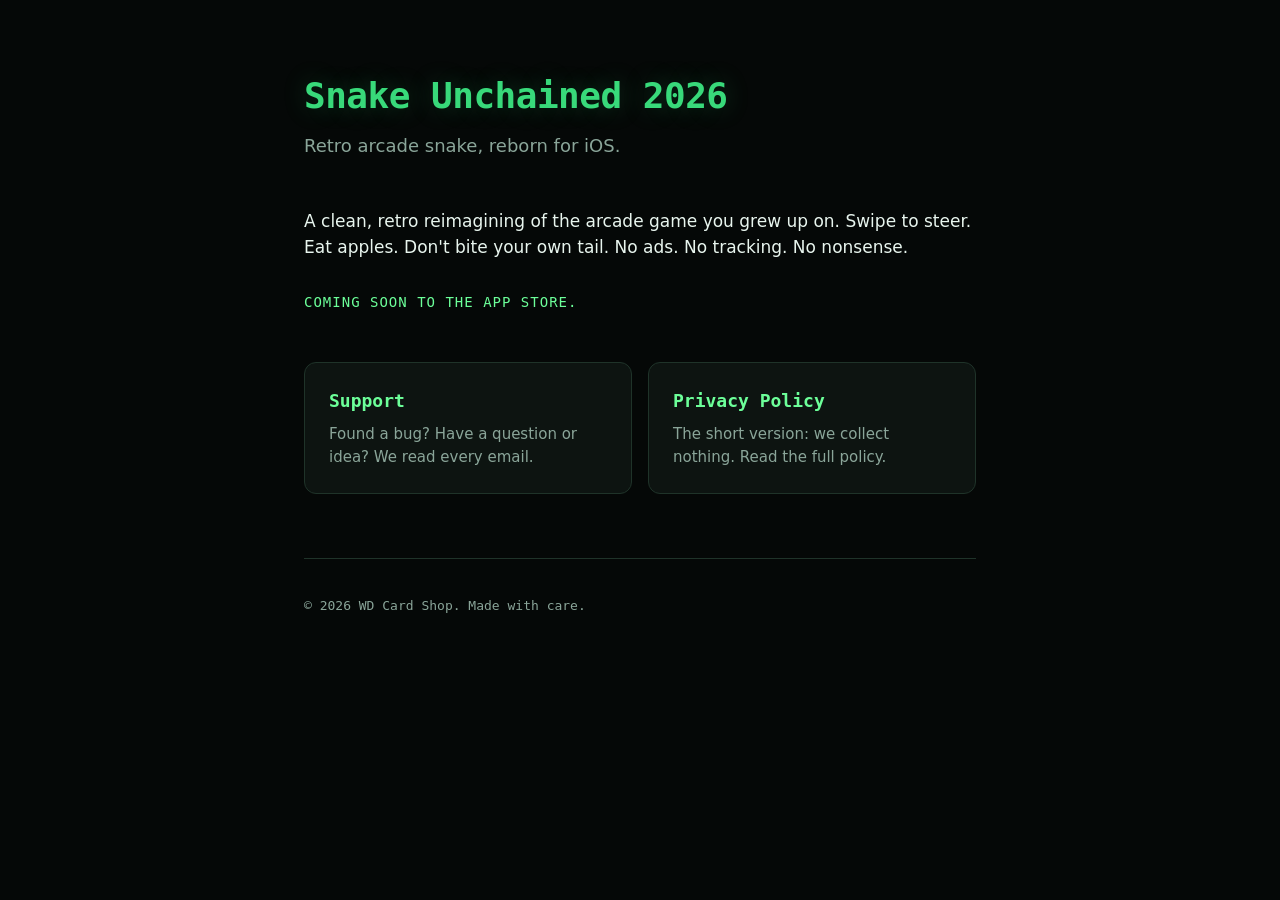
<file: index.html>
<!DOCTYPE html>
<html lang="en">
<head>
<meta charset="UTF-8">
<meta name="viewport" content="width=device-width, initial-scale=1.0">
<title>Snake Unchained 2026</title>
<link rel="stylesheet" href="style.css">
</head>
<body>
<main>
  <header>
    <h1>Snake Unchained 2026</h1>
    <p class="tagline">Retro arcade snake, reborn for iOS.</p>
  </header>

  <section class="cta">
    <p>A clean, retro reimagining of the arcade game you grew up on. Swipe to steer. Eat apples. Don't bite your own tail. No ads. No tracking. No nonsense.</p>
    <p class="coming">Coming soon to the App Store.</p>
  </section>

  <section class="links">
    <a href="support.html" class="card">
      <h2>Support</h2>
      <p>Found a bug? Have a question or idea? We read every email.</p>
    </a>
    <a href="privacy.html" class="card">
      <h2>Privacy Policy</h2>
      <p>The short version: we collect nothing. Read the full policy.</p>
    </a>
  </section>

  <footer>
    <p>© 2026 WD Card Shop. Made with care.</p>
  </footer>
</main>
</body>
</html>
</file>
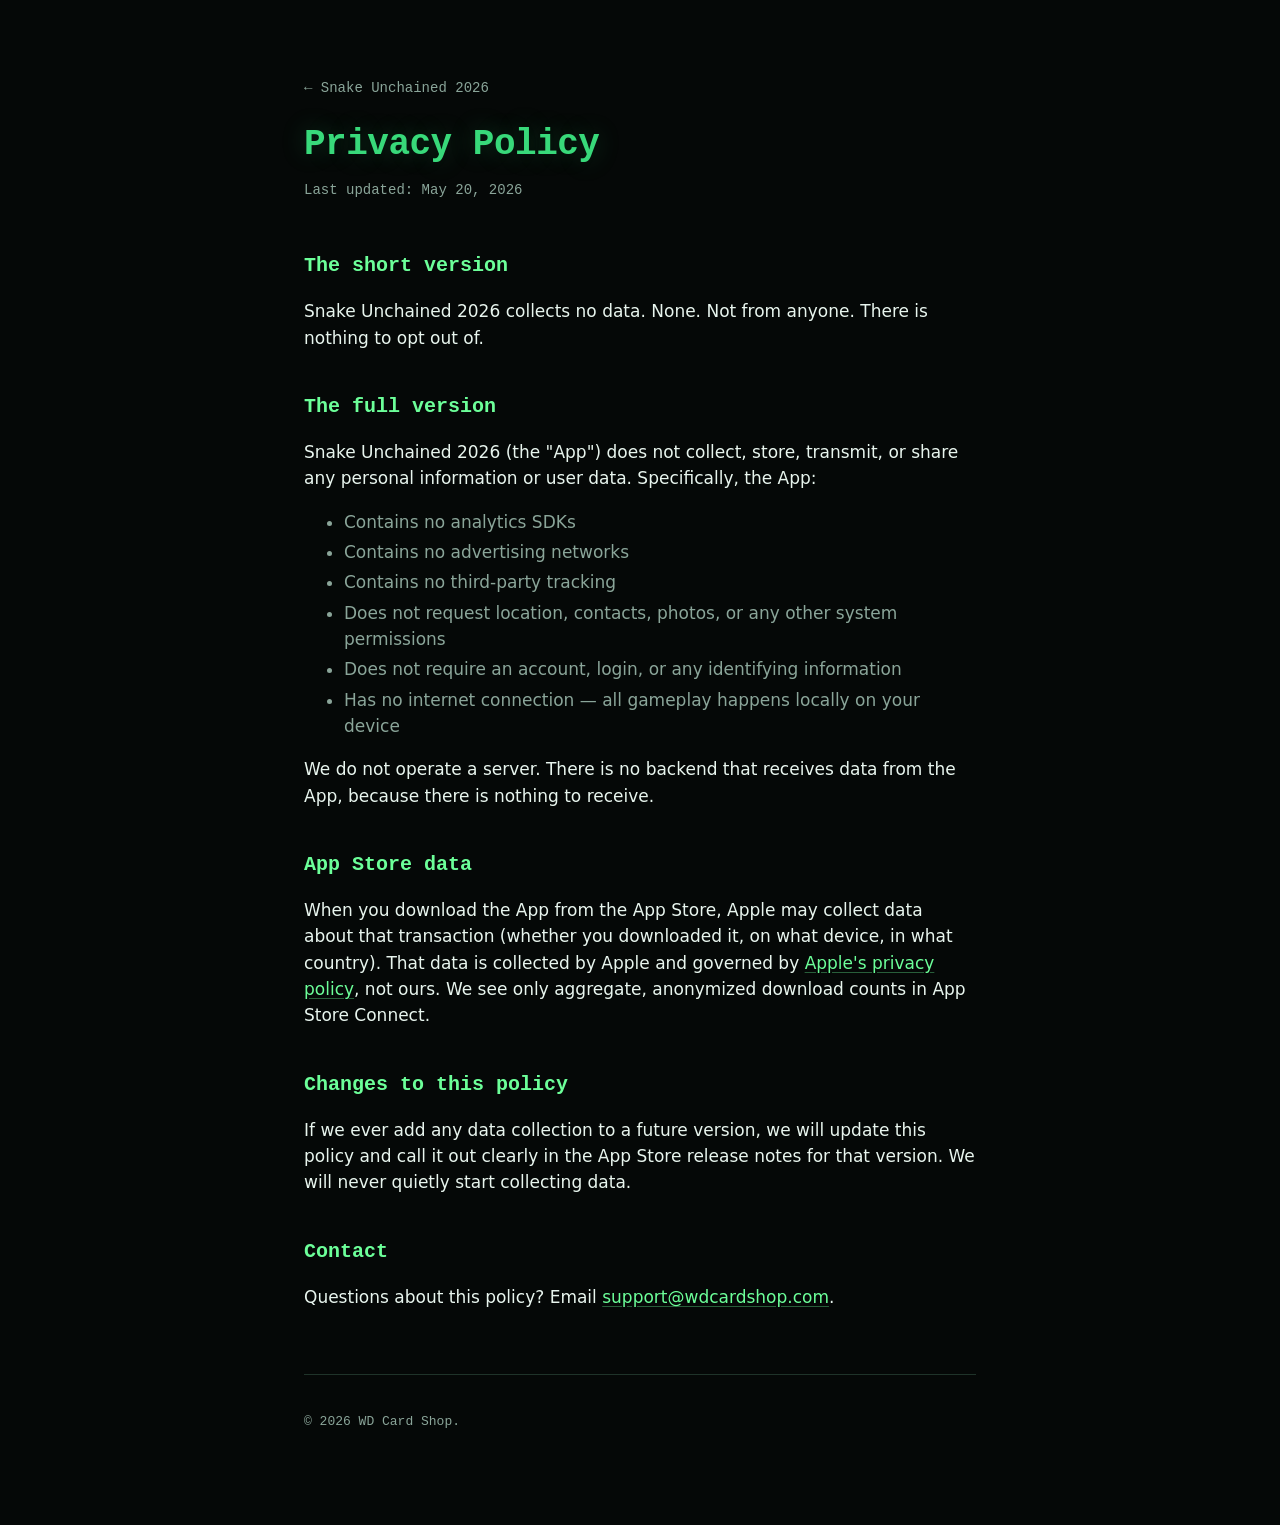
<file: privacy.html>
<!DOCTYPE html>
<html lang="en">
<head>
<meta charset="UTF-8">
<meta name="viewport" content="width=device-width, initial-scale=1.0">
<title>Privacy Policy — Snake Unchained 2026</title>
<link rel="stylesheet" href="style.css">
</head>
<body>
<main>
  <header>
    <p class="back"><a href="index.html">← Snake Unchained 2026</a></p>
    <h1>Privacy Policy</h1>
    <p class="updated">Last updated: May 20, 2026</p>
  </header>

  <section>
    <h2>The short version</h2>
    <p>Snake Unchained 2026 collects no data. None. Not from anyone. There is nothing to opt out of.</p>
  </section>

  <section>
    <h2>The full version</h2>
    <p>Snake Unchained 2026 (the "App") does not collect, store, transmit, or share any personal information or user data. Specifically, the App:</p>
    <ul>
      <li>Contains no analytics SDKs</li>
      <li>Contains no advertising networks</li>
      <li>Contains no third-party tracking</li>
      <li>Does not request location, contacts, photos, or any other system permissions</li>
      <li>Does not require an account, login, or any identifying information</li>
      <li>Has no internet connection — all gameplay happens locally on your device</li>
    </ul>
    <p>We do not operate a server. There is no backend that receives data from the App, because there is nothing to receive.</p>
  </section>

  <section>
    <h2>App Store data</h2>
    <p>When you download the App from the App Store, Apple may collect data about that transaction (whether you downloaded it, on what device, in what country). That data is collected by Apple and governed by <a href="https://www.apple.com/legal/privacy/">Apple's privacy policy</a>, not ours. We see only aggregate, anonymized download counts in App Store Connect.</p>
  </section>

  <section>
    <h2>Changes to this policy</h2>
    <p>If we ever add any data collection to a future version, we will update this policy and call it out clearly in the App Store release notes for that version. We will never quietly start collecting data.</p>
  </section>

  <section>
    <h2>Contact</h2>
    <p>Questions about this policy? Email <a href="mailto:support@wdcardshop.com">support@wdcardshop.com</a>.</p>
  </section>

  <footer>
    <p>© 2026 WD Card Shop.</p>
  </footer>
</main>
</body>
</html>
</file>
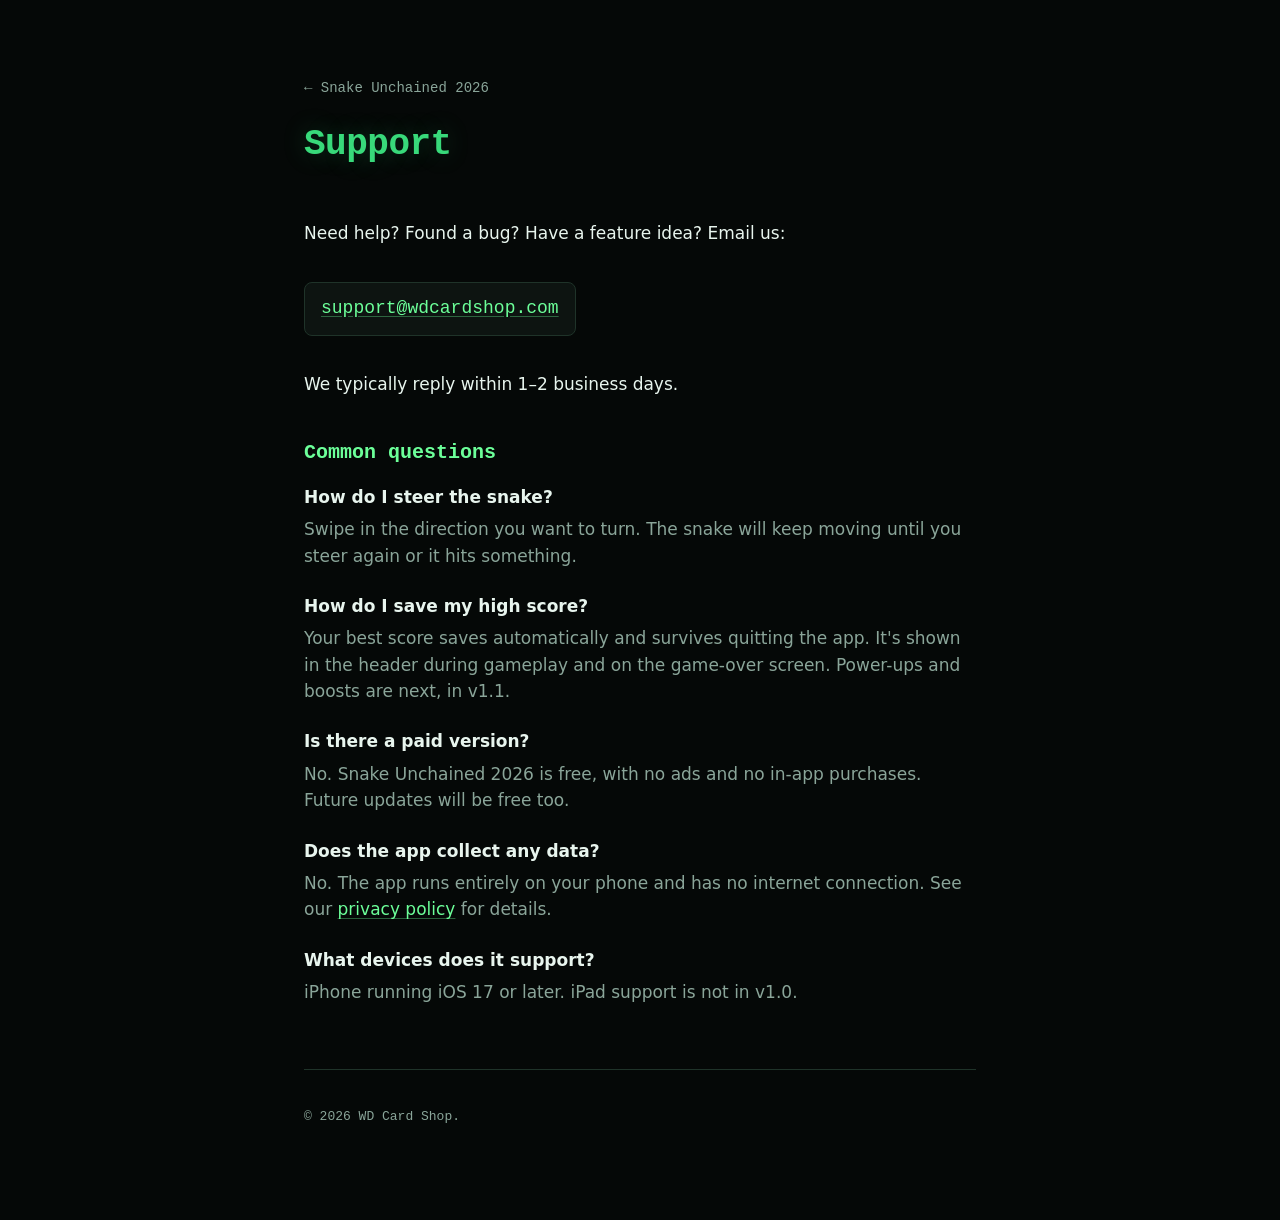
<file: support.html>
<!DOCTYPE html>
<html lang="en">
<head>
<meta charset="UTF-8">
<meta name="viewport" content="width=device-width, initial-scale=1.0">
<title>Support — Snake Unchained 2026</title>
<link rel="stylesheet" href="style.css">
</head>
<body>
<main>
  <header>
    <p class="back"><a href="index.html">← Snake Unchained 2026</a></p>
    <h1>Support</h1>
  </header>

  <section>
    <p>Need help? Found a bug? Have a feature idea? Email us:</p>
    <p class="email"><a href="mailto:support@wdcardshop.com">support@wdcardshop.com</a></p>
    <p>We typically reply within 1–2 business days.</p>
  </section>

  <section>
    <h2>Common questions</h2>
    <dl>
      <dt>How do I steer the snake?</dt>
      <dd>Swipe in the direction you want to turn. The snake will keep moving until you steer again or it hits something.</dd>

      <dt>How do I save my high score?</dt>
      <dd>Your best score saves automatically and survives quitting the app. It's shown in the header during gameplay and on the game-over screen. Power-ups and boosts are next, in v1.1.</dd>

      <dt>Is there a paid version?</dt>
      <dd>No. Snake Unchained 2026 is free, with no ads and no in-app purchases. Future updates will be free too.</dd>

      <dt>Does the app collect any data?</dt>
      <dd>No. The app runs entirely on your phone and has no internet connection. See our <a href="privacy.html">privacy policy</a> for details.</dd>

      <dt>What devices does it support?</dt>
      <dd>iPhone running iOS 17 or later. iPad support is not in v1.0.</dd>
    </dl>
  </section>

  <footer>
    <p>© 2026 WD Card Shop.</p>
  </footer>
</main>
</body>
</html>
</file>
<file: style.css>
/* Snake Unchained 2026 — site styles. Retro-arcade vibe, accessible, mobile-first. */

* { box-sizing: border-box; }

:root {
  --bg: #050807;
  --surface: #0d1411;
  --surface-2: #14201b;
  --green: #38d97a;
  --green-bright: #6cff99;
  --red: #e83838;
  --text: #e8f5ee;
  --text-dim: #8aa599;
  --border: #1f3329;
}

html, body {
  margin: 0;
  padding: 0;
  background: var(--bg);
  color: var(--text);
  font-family: -apple-system, BlinkMacSystemFont, "SF Pro Text", "Segoe UI", system-ui, sans-serif;
  font-size: 17px;
  line-height: 1.55;
  -webkit-font-smoothing: antialiased;
  min-height: 100vh;
}

main {
  max-width: 720px;
  margin: 0 auto;
  padding: 56px 24px 80px;
}

header {
  margin-bottom: 48px;
}

.back a {
  color: var(--text-dim);
  font-size: 14px;
  font-family: ui-monospace, "SF Mono", Menlo, monospace;
  text-decoration: none;
}

.back a:hover { color: var(--green); }

h1 {
  font-family: ui-monospace, "SF Mono", Menlo, monospace;
  font-size: 36px;
  letter-spacing: -0.5px;
  color: var(--green);
  margin: 12px 0 8px;
  text-shadow: 0 0 24px rgba(56, 217, 122, 0.25);
}

h2 {
  font-family: ui-monospace, "SF Mono", Menlo, monospace;
  font-size: 20px;
  color: var(--green-bright);
  margin-top: 40px;
  margin-bottom: 16px;
}

.tagline {
  font-size: 18px;
  color: var(--text-dim);
  margin: 0;
}

.coming {
  font-family: ui-monospace, "SF Mono", Menlo, monospace;
  color: var(--green-bright);
  font-size: 14px;
  letter-spacing: 1px;
  text-transform: uppercase;
  margin-top: 32px;
}

.cta p { margin-bottom: 16px; }

.links {
  display: grid;
  grid-template-columns: 1fr 1fr;
  gap: 16px;
  margin-top: 48px;
}

@media (max-width: 540px) {
  .links { grid-template-columns: 1fr; }
  h1 { font-size: 28px; }
  main { padding: 40px 20px 60px; }
}

.card {
  display: block;
  padding: 24px;
  background: var(--surface);
  border: 1px solid var(--border);
  border-radius: 12px;
  text-decoration: none;
  color: var(--text);
  transition: border-color 0.15s ease, transform 0.15s ease;
}

.card:hover {
  border-color: var(--green);
  transform: translateY(-1px);
}

.card h2 {
  margin: 0 0 8px;
  font-size: 18px;
}

.card p {
  margin: 0;
  color: var(--text-dim);
  font-size: 15px;
}

a {
  color: var(--green-bright);
  text-decoration: underline;
  text-decoration-color: rgba(108, 255, 153, 0.35);
  text-underline-offset: 3px;
}

a:hover { text-decoration-color: var(--green-bright); }

.email {
  font-family: ui-monospace, "SF Mono", Menlo, monospace;
  font-size: 18px;
  background: var(--surface);
  border: 1px solid var(--border);
  border-radius: 8px;
  padding: 12px 16px;
  display: inline-block;
}

dl { margin-top: 16px; }

dt {
  font-weight: 600;
  color: var(--text);
  margin-top: 24px;
}

dt:first-child { margin-top: 0; }

dd {
  margin: 6px 0 0 0;
  color: var(--text-dim);
}

ul { color: var(--text-dim); }
ul li { margin: 4px 0; }

.updated {
  color: var(--text-dim);
  font-size: 14px;
  font-family: ui-monospace, "SF Mono", Menlo, monospace;
  margin-top: 8px;
}

footer {
  margin-top: 64px;
  padding-top: 24px;
  border-top: 1px solid var(--border);
  color: var(--text-dim);
  font-size: 13px;
  font-family: ui-monospace, "SF Mono", Menlo, monospace;
}
</file>
